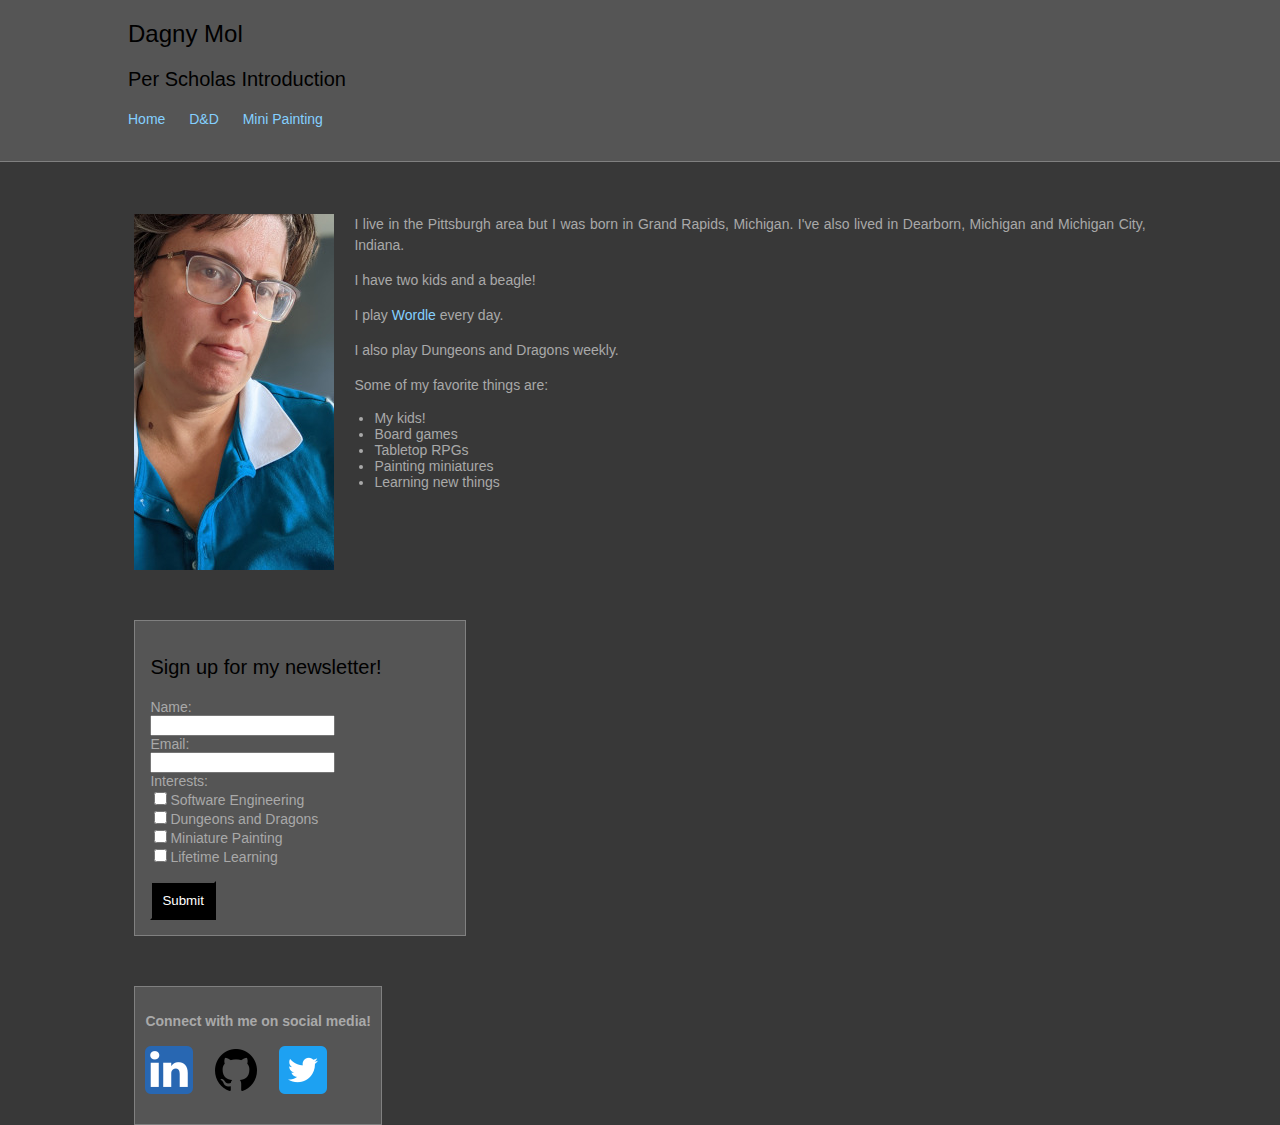
<file: portfolio/index.html>
<!DOCTYPE html>
<html lang="en">
<head>
  <meta charset="utf-8">
  <title>Dagny Mol: Per Scholas Introduction</title>

  <link rel="stylesheet" type="text/css" href="css/main.css">

</head>
<body>

<header>
<h2>Dagny Mol</h2>
<h3>Per Scholas Introduction</h3>
<nav>
  <ul>
  <li class="nav-link"><a href="index.html">Home</a></li>
  <li class="nav-link"><a href="pages/dnd.html">D&D</a></li>
  <li class="nav-link"><a href="pages/minis.html">Mini Painting</a></li>
</ul>
</nav>
  </header>
      
      <div id="content">
  
  <div id="bio">
  <img src="images/dagny.jpg" id="portrait" alt="Dagny Mol">
  <p>I live in the Pittsburgh area but I was born in Grand Rapids, Michigan. I've also lived in Dearborn, Michigan and Michigan City, Indiana.</p>
  <p>I have two kids and a beagle!</p>
  <p>I play <a href="https://www.nytimes.com/games/wordle/index.html">Wordle</a> every day.</p>
  <p>I also play Dungeons and Dragons weekly.</p>
  
  <p>Some of my favorite things are:</p>

  <ul>
    <li>My kids!</li>
    <li>Board games</li>
    <li>Tabletop RPGs</li>
    <li>Painting miniatures</li>
    <li>Learning new things</li>
  </ul>
  </div>

  <form>
    <h3>Sign up for my newsletter!</h3>
    Name: <br>
    <input type="text" name="userName"> <br>

    Email: <br>
    <input type="text" name ="email"> <br>

    Interests: <br>
    <input type="checkbox" name ="interests" value="software">Software Engineering<br>
    <input type="checkbox" name="interests" value="dnd">Dungeons and Dragons<br>
    <input type="checkbox" name="interests" value="minis">Miniature Painting<br>   
    <input type="checkbox" name="interests" value="learning">Lifetime Learning<br>
    <br>
    <input type="button" name="submit" value="Submit" class="form-submit">
  </form>

  <div id="social">
    <p id="connect">Connect with me on social media!</p>
    <p>
      <a href="https://www.linkedin.com/in/dagny-mol-67b876a/"><img src="images/linkedin.png" alt="LinkedIn" class="social-icon"></a>
      <a href="https://github.com/dagnymol81"><img src="images/github.png" alt="GitHub" class="social-icon"></a>
      <a href="https://twitter.com/parsleyfirefly"><img src="images/twitter.png" alt="Twitter" class="social-icon"></a>
    </p>
  </div>

</div>

</body>
</html>
</file>
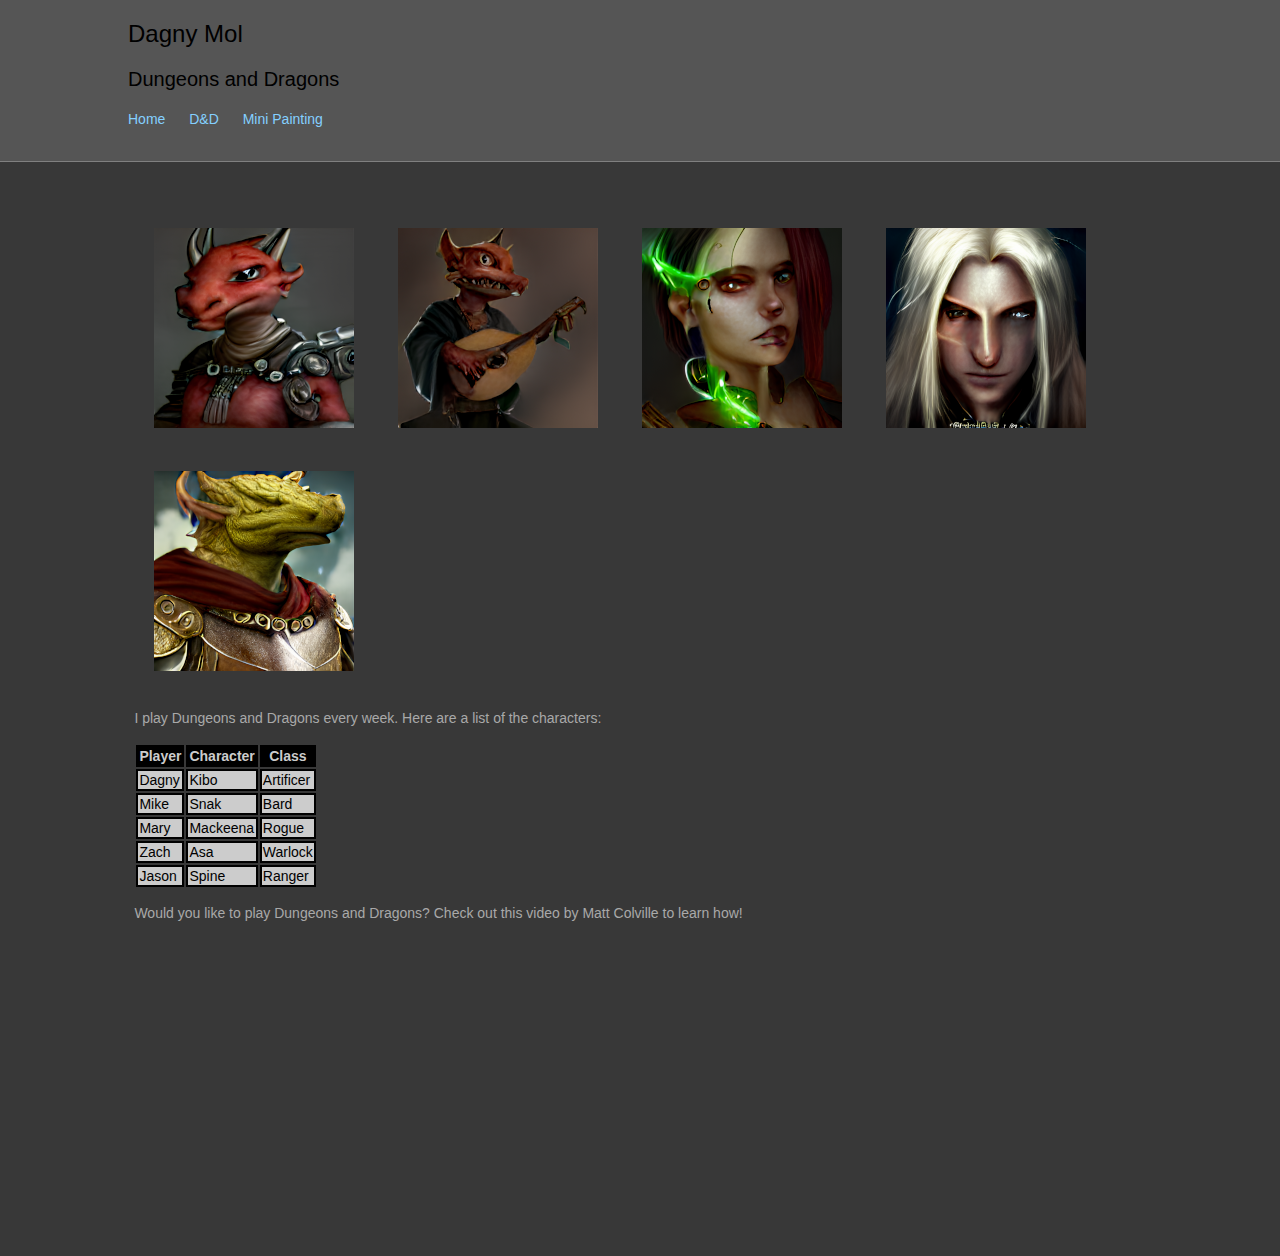
<file: portfolio/pages/dnd.html>
<!DOCTYPE html>
<html lang="en">
<head>
  <meta charset="utf-8">
  <title>Dagny Mol: Dungeons and Dragons</title>

  <link rel="stylesheet" type="text/css" href="../css/main.css">

</head>
<body>

<header>
<h2>Dagny Mol</h2>
<h3>Dungeons and Dragons</h3>
<nav>
  <ul>
  <li class="nav-link"><a href="../index.html">Home</a></li>
  <li class="nav-link"><a href="dnd.html">D&D</a></li>
  <li class="nav-link"><a href="minis.html">Mini Painting</a></li>
</ul>
</nav>
  </header>
      
      <div id="content">

  <img src="../images/artificer.png" class="inline-image" alt="Portrait of Kibo">
  <img src="../images/bard.png" class="inline-image" alt="Portrait of Snak">
  <img src="../images/rogue.png" class="inline-image" alt="Portrait of Mackeena">
  <img src="../images/warlock.png" class="inline-image" alt="Portrait of Asa">
  <img src="../images/ranger.png" class="inline-image" alt="Portrait of Spine">


<p>I play Dungeons and Dragons every week. Here are a list of the characters:

  <table>
    <tr>
      <th>Player</th>
      <th>Character</th>
      <th>Class</th>
    </tr>

    <tr>
      <td>Dagny</td>
      <td>Kibo</td>
      <td>Artificer</td>
    </tr>

    <tr>
      <td>Mike</td>
      <td>Snak</td>
      <td>Bard</td>
    </tr>

    <tr>
      <td>Mary</td>
      <td>Mackeena</td>
      <td>Rogue</td>
    </tr>

    <tr>
      <td>Zach</td>
      <td>Asa</td>
      <td>Warlock</td>
    </tr>

    <tr>
      <td>Jason</td>
      <td>Spine</td>
      <td>Ranger</td>
    </tr>

  </table>


<p>Would you like to play Dungeons and Dragons? Check out this video by Matt Colville to learn how!</p>

<iframe width="560" height="315" src="https://www.youtube.com/embed/zTD2RZz6mlo" title="YouTube video player" allow="accelerometer; autoplay; clipboard-write; encrypted-media; gyroscope; picture-in-picture" allowfullscreen></iframe>

</div>

</body>
</html>
</file>
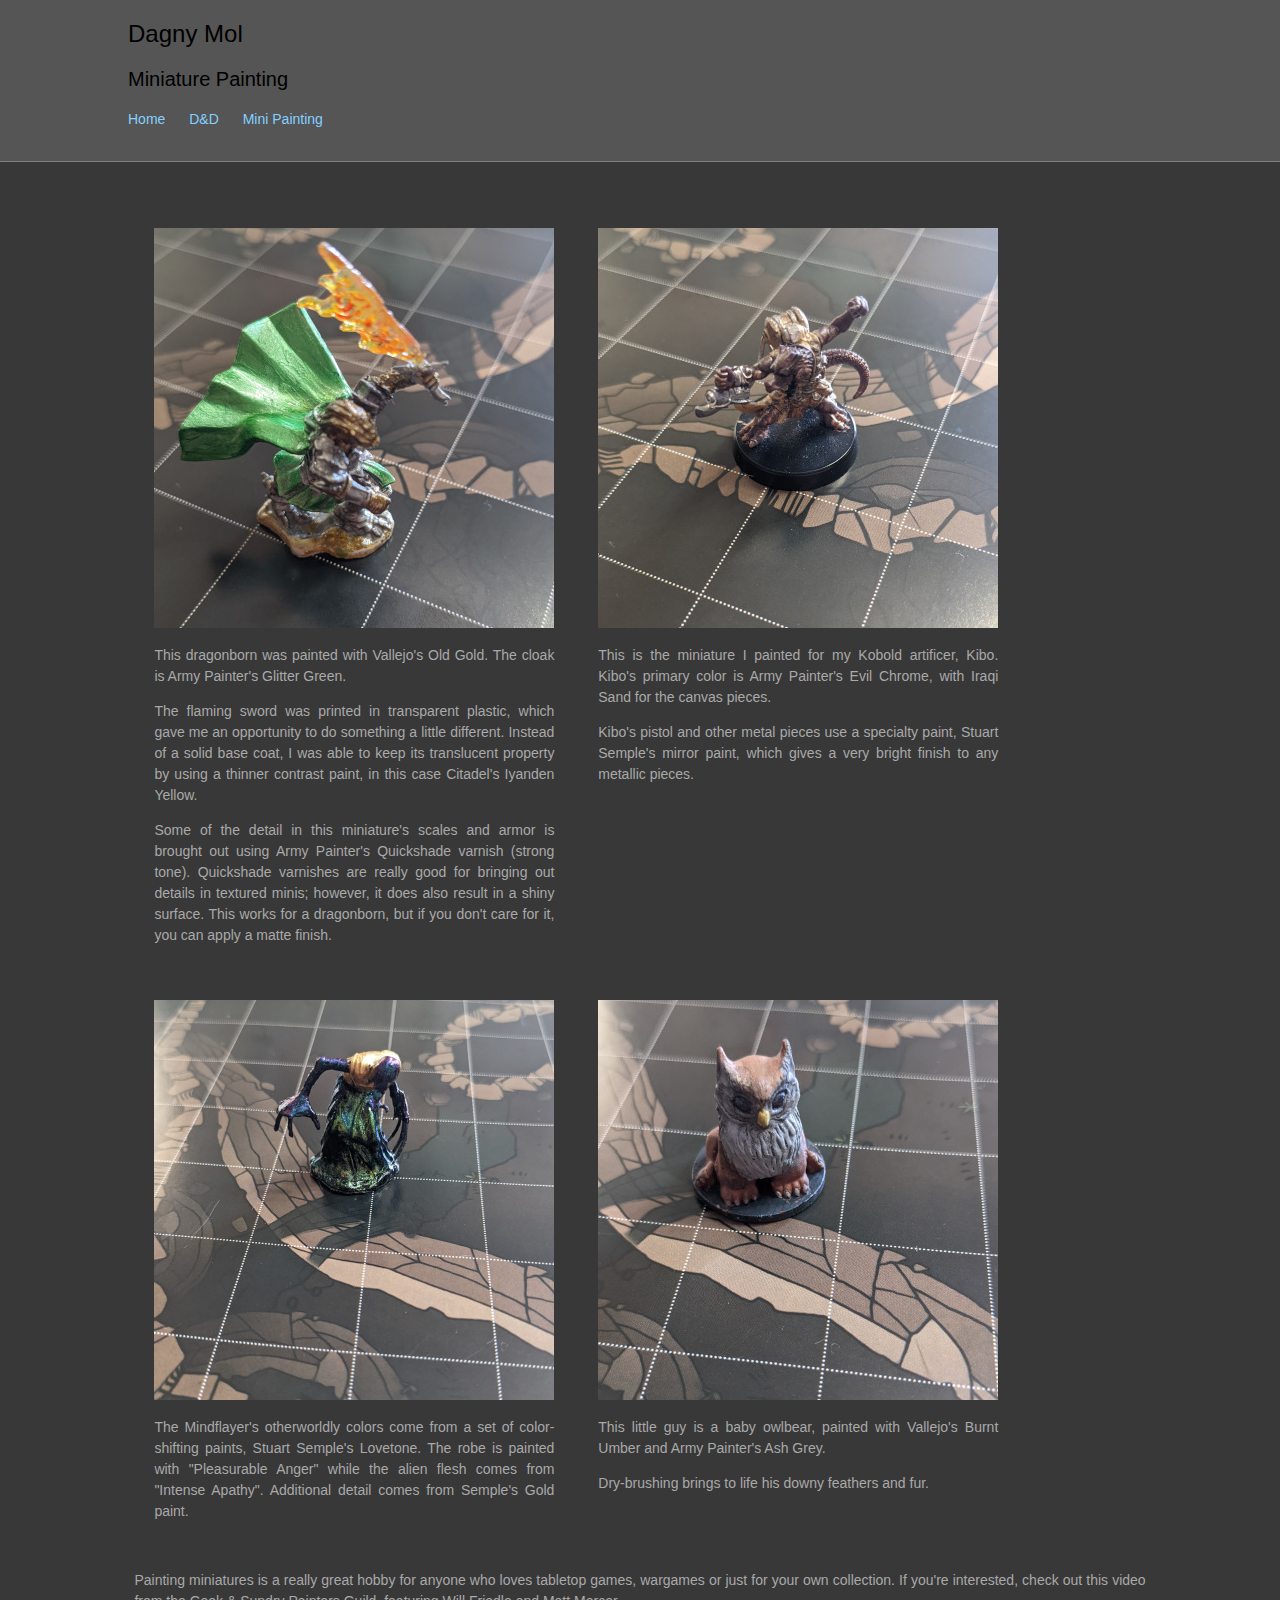
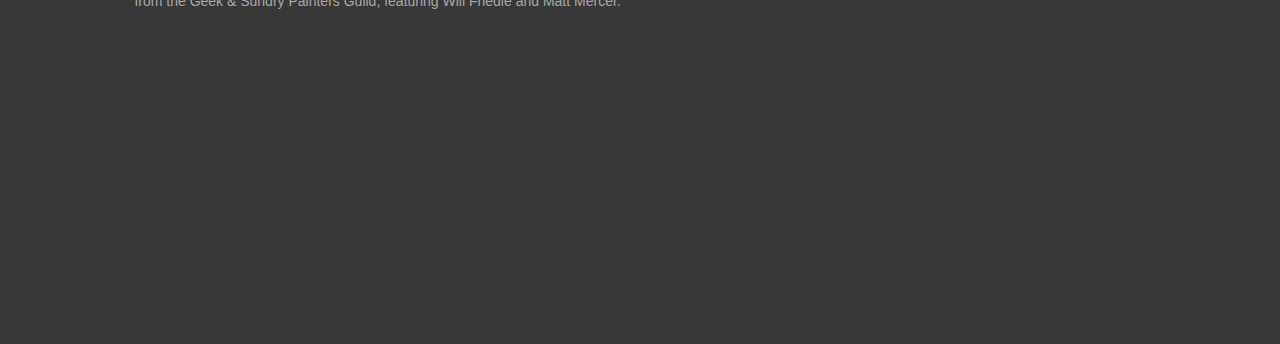
<file: portfolio/pages/minis.html>
<!DOCTYPE html>
<html lang="en">
<head>
  <meta charset="utf-8">
  <title>Dagny Mol: Miniature Painting</title>

  <link rel="stylesheet" type="text/css" href="../css/main.css">

</head>
<body>

<header>
<h2>Dagny Mol</h2>
<h3>Miniature Painting</h3>
<nav>
  <ul>
  <li class="nav-link"><a href="../index.html">Home</a></li>
  <li class="nav-link"><a href="dnd.html">D&D</a></li>
  <li class="nav-link"><a href="minis.html">Mini Painting</a></li>
</ul>
</nav>
  </header>
      
      <div id="content">

        <div class="article">
          <img src="../images/dragonborn.jpg" class="article-img" alt="Photo of a Dragonborn miniature">
          <p>This dragonborn was painted with Vallejo's Old Gold. The cloak is Army Painter's Glitter Green.</p>
          <p>The flaming sword was printed in transparent plastic, which gave me an opportunity to do something a little different. Instead of a solid base coat, I was able to keep its translucent property by using a thinner contrast paint, in this case Citadel's Iyanden Yellow.</p>
          <p>Some of the detail in this miniature's scales and armor is brought out using Army Painter's Quickshade varnish (strong tone). Quickshade varnishes are really good for bringing out details in textured minis; however, it does also result in a shiny surface. This works for a dragonborn, but if you don't care for it, you can apply a matte finish.
        </div>
        <div class="article">
          <img src="../images/kobold.jpg" class="article-img" alt="Photo of a Kobold Miniature">
          <p>This is the miniature I painted for my Kobold artificer, Kibo. Kibo's primary color is Army Painter's Evil Chrome, with Iraqi Sand for the canvas pieces.</p>
          <p>Kibo's pistol and other metal pieces use a specialty paint, Stuart Semple's mirror paint, which gives a very bright finish to any metallic pieces.</p>
        </div>
        <div class="article">
          <img src="../images/mindflayer.jpg" class="article-img" alt="Photo of a Kobold Miniature">
          <p>The Mindflayer's otherworldly colors come from a set of color-shifting paints, Stuart Semple's Lovetone. The robe is painted with "Pleasurable Anger" while the alien flesh comes from "Intense Apathy". Additional detail comes from Semple's Gold paint.</p>
        </div>
        <div class="article">
          <img src="../images/owlbear.jpg" class="article-img" alt="Photo of a Kobold Miniature">
          <p>This little guy is a baby owlbear, painted with Vallejo's Burnt Umber and Army Painter's Ash Grey.</p>
          <p>Dry-brushing brings to life his downy feathers and fur.</p>
        </div>
          <p>Painting miniatures is a really great hobby for anyone who loves tabletop games, wargames or just for your own collection. If you're interested, check out this video from the Geek & Sundry Painters Guild, featuring Will Friedle and Matt Mercer.</p>
          <iframe width="560" height="315" src="https://www.youtube.com/embed/PRz8DbbD04I" title="YouTube video player" allow="accelerometer; autoplay; clipboard-write; encrypted-media; gyroscope; picture-in-picture" allowfullscreen></iframe>

      </div>

</body>
</html>
</file>
<file: portfolio/css/main.css>
body {
      background-color: #383838;
      color: darkgray;
      font-family: sans-serif;
      font-size: 14px;
    }

  h2, h3 {
    color: black;
    font-weight: normal;
    }
  
  h2 {
    font-size: 24px;
  }

  h3 {
    font-size: 20px;
  }

  form {
    padding: 15px;
    background-color:  #555555;
    border: 1px gray solid;
    font-family:  sans-serif;
    clear: both;
    position: relative;
    top: 50px;
    width: 300px;
  }

  #portrait {
    float: left;
    margin-right: 20px;
  }

 header {
    position: fixed;
    top: 0px;
    left: 0px;
    width: 100%;
    background-color: #555555;
    max-height: 150px;
    padding-left: 10%;
    padding-bottom: 20px;
    border-bottom: 1px gray solid;
    z-index: 1;
  }


  #content {
    position: relative;
    top: 200px;
    margin-left: 10%;
    margin-right: 10%;
  }

  .inline-image {
    display: inline-block;
    margin:  20px;
  }

  li {
    position: relative;
    left: 20px;
  }

  a{
    text-decoration: none;
  }

  a:link {
    color: #84D0FF;
  }

  a:visited {
    color: #997586;
  }

  .nav-link {
    display: inline;
    position: relative;
    left: -50px;
    padding: 10px;
  }

  .form-submit {
    background-color: #000000;
    color: #ffffff;
    text-shadow: none;
    padding: 10px;
    border-style: outset;
  }

  .article {
    display:  inline-block;
    vertical-align: top;
    width: 400px;
    margin: 20px;
  }

  p {
    line-height: 150%;
    text-align: justify;
  }

  iframe {
    border: 0;
  }

 td, th {
    border: 2px solid #000000;
  }

  td {
    background-color: #CCCCCC;
    color: #000000;
  }

  th {
    background-color: #000000;
    color: #CCCCCC;
  }

  #connect {
    font-weight: bold;
  }

  #social {
    background-color: #555555;
    display: inline-block;
    position: relative;
    top: 100px;
    padding: 10px;
    background-color:  #555555;
    border: 1px gray solid;
  }

  .social-icon {
    margin-right: 15px;
  }
</file>
